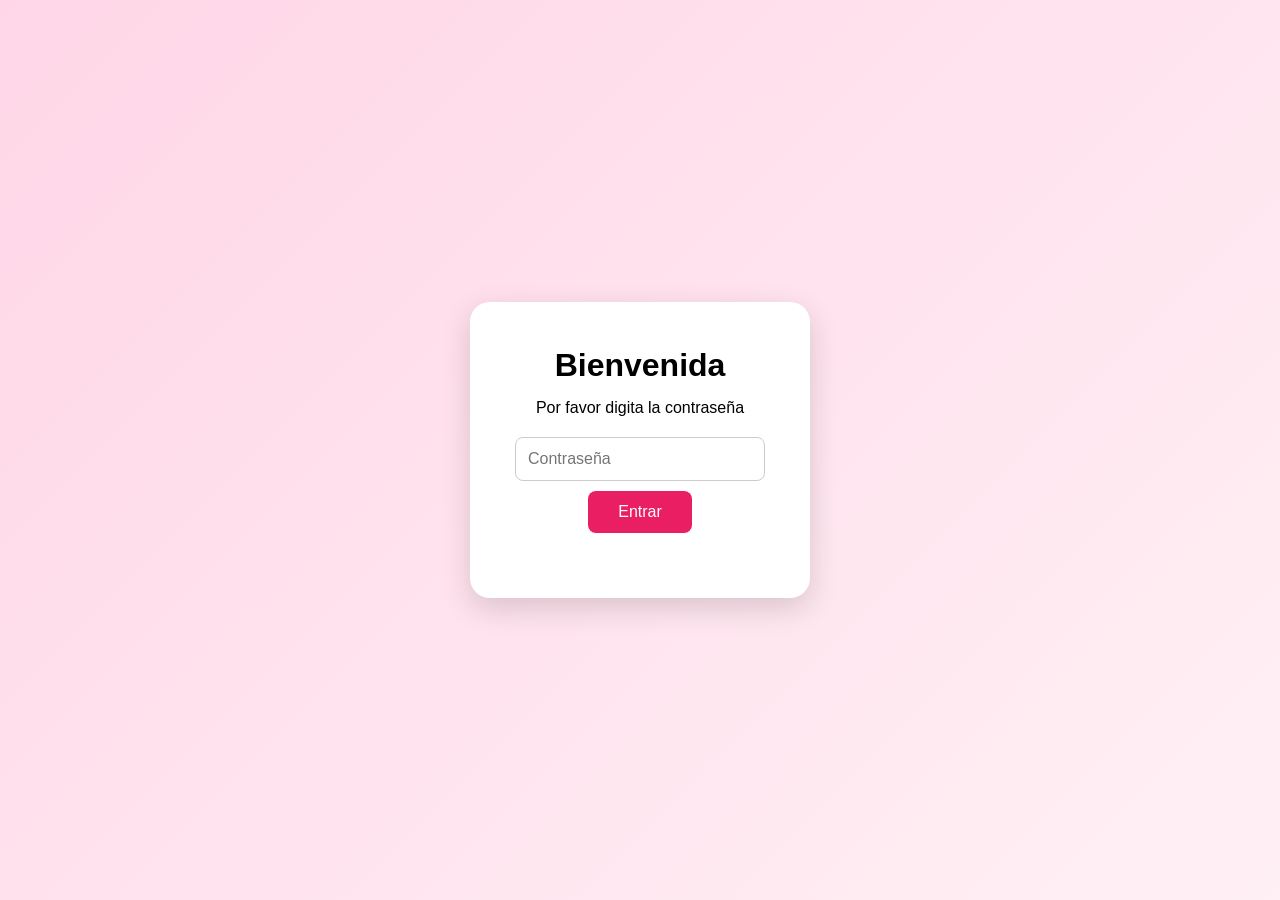
<file: index.html>
<!DOCTYPE html>
<html lang="es">

<head>
    <meta charset="UTF-8">
    <meta name="viewport" content="width=device-width, initial-scale=1.0">

    <title>Para Camila</title>

    <link rel="stylesheet" href="estilo.css">
</head>

<body>

    <div id="login" class="pantalla">

        <div class="cuadro">

            <h1>Bienvenida</h1>

            <p>Por favor digita la contraseña</p>

            <input
                type="password"
                id="password"
                placeholder="Contraseña"
            >

            <button onclick="entrar()">Entrar</button>

            <p id="error"></p>

        </div>

    </div>

    <script src="script.js"></script>

</body>

</html>
</file>
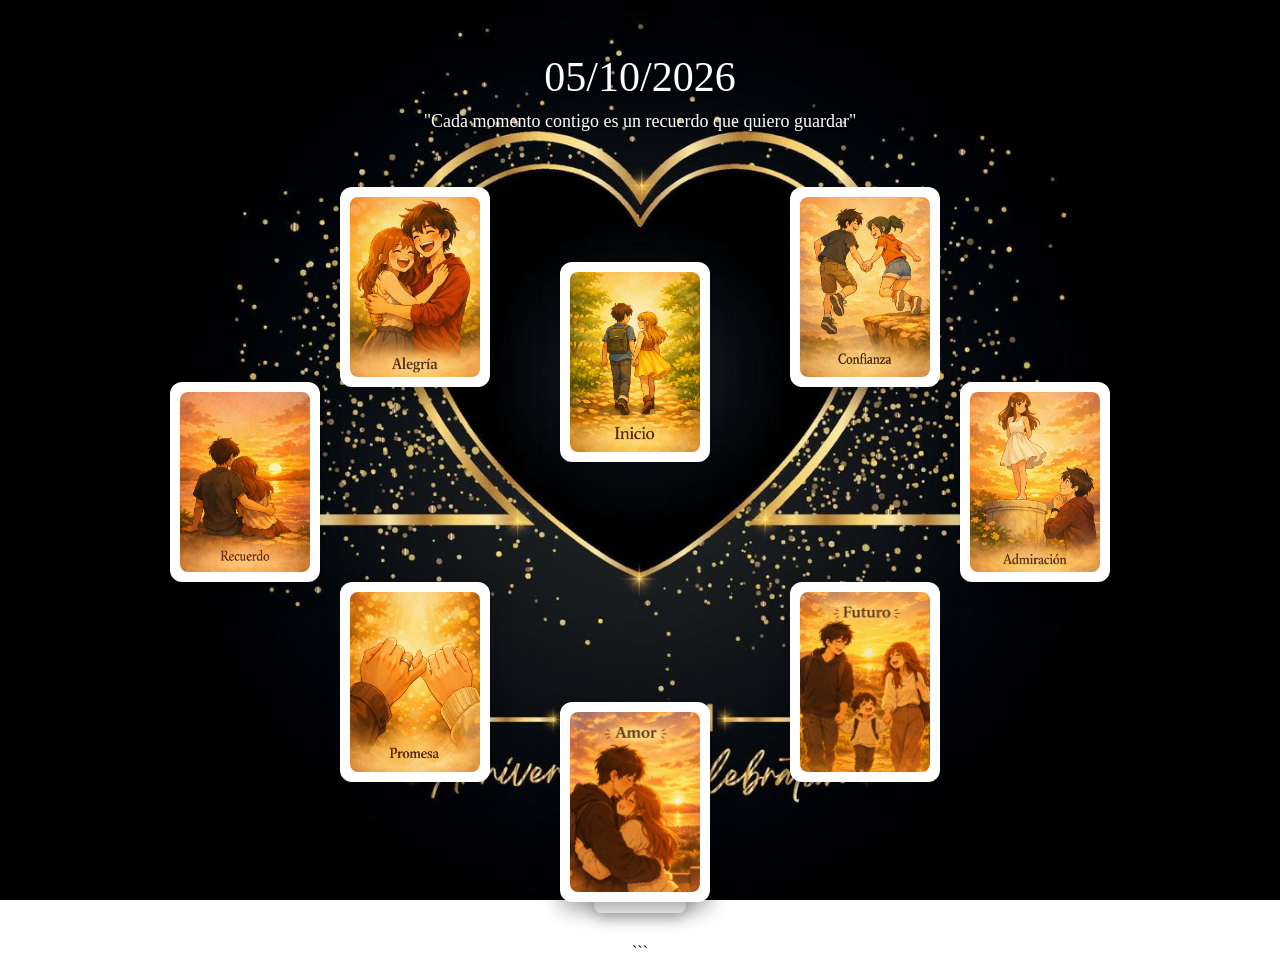
<file: recuerdo-0510.html>
```html
<!DOCTYPE html>
<html lang="es">

<head>

    <meta charset="UTF-8">

    <meta
        name="viewport"
        content="width=device-width, initial-scale=1.0"
    >

    <title>05/10/2026</title>


    <style>

        * {
            box-sizing: border-box;
        }


        body {

            margin: 0;

            min-height: 100vh;

            background-image: url("imagenes/fondo-0510.jpg");

            background-size: cover;

            background-position: center;

            background-repeat: no-repeat;

            background-attachment: fixed;

            font-family:
                Georgia,
                "Times New Roman",
                serif;

            display: flex;

            flex-direction: column;

            align-items: center;

            overflow-x: hidden;
        }


        h1 {

            margin-top: 35px;

            margin-bottom: 10px;

            color: white;

            font-size: 42px;

            font-weight: normal;

            text-align: center;

            text-shadow:
                0 2px 5px rgba(0, 0, 0, 0.6);
        }


        .subtitulo {

            color: white;

            font-size: 18px;

            text-align: center;

            margin-bottom: 20px;

            text-shadow:
                0 2px 4px rgba(0, 0, 0, 0.6);
        }


        .corazon {

            position: relative;

            width: 900px;

            height: 700px;

            margin-top: 10px;
        }


        .boton {

            position: absolute;

            width: 150px;

            height: 200px;

            background: white;

            border-radius: 12px;

            cursor: pointer;

            display: flex;

            align-items: center;

            justify-content: center;

            text-align: center;

            padding: 10px;

            box-shadow:
                0 8px 20px rgba(0, 0, 0, 0.35);

            transition:
                transform 0.35s ease,
                box-shadow 0.2s ease;

            transform-style: preserve-3d;

            overflow: hidden;

            user-select: none;
        }


        .boton:hover {

            box-shadow:
                0 12px 25px rgba(0, 0, 0, 0.45);
        }


        .contenido-boton {

            width: 100%;

            height: 100%;

            display: flex;

            align-items: center;

            justify-content: center;

            font-size: 22px;

            color: #222;

            line-height: 1.25;

            overflow: hidden;
        }


        .contenido-boton img {

            width: 100%;

            height: 100%;

            object-fit: cover;

            border-radius: 8px;

            display: block;
        }


        .texto-romantico {

            font-size: 17px;

            line-height: 1.35;

            text-align: center;

            padding: 8px;

            color: #222;
        }


        /* POSICIONES */

        .boton-1 {

            top: 100px;

            left: 370px;
        }


        .boton-2 {

            top: 25px;

            left: 150px;
        }


        .boton-3 {

            top: 25px;

            right: 150px;
        }


        .boton-4 {

            top: 220px;

            left: -20px;
        }


        .boton-5 {

            top: 220px;

            right: -20px;
        }


        .boton-6 {

            top: 420px;

            left: 150px;
        }


        .boton-7 {

            top: 420px;

            right: 150px;
        }


        .boton-8 {

            top: 540px;

            left: 370px;
        }


        /* BOTÓN VOLVER */

        .volver {

            margin-top: 10px;

            margin-bottom: 30px;

            padding: 12px 25px;

            background:
                rgba(255, 255, 255, 0.9);

            color: #222;

            text-decoration: none;

            border-radius: 8px;

            font-family: Arial, sans-serif;

            font-size: 15px;

            box-shadow:
                0 5px 15px rgba(0, 0, 0, 0.3);

            transition: 0.2s;
        }


        .volver:hover {

            background: white;

            transform: translateY(-2px);
        }


        /* CELULAR */

        @media (max-width: 700px) {

            body {

                background-attachment: scroll;
            }


            h1 {

                margin-top: 25px;

                font-size: 32px;
            }


            .subtitulo {

                font-size: 16px;

                margin-left: 20px;

                margin-right: 20px;
            }


            .corazon {

                width: 100%;

                height: auto;

                display: flex;

                flex-direction: column;

                align-items: center;

                gap: 20px;

                margin-top: 20px;

                padding-bottom: 20px;
            }


            .boton {

                position: relative;

                top: auto !important;

                left: auto !important;

                right: auto !important;

                width: 150px;

                height: 200px;

                flex-shrink: 0;
            }


            .contenido-boton {

                font-size: 21px;
            }


            .texto-romantico {

                font-size: 16px;

                line-height: 1.3;
            }


            .volver {

                margin-top: 10px;
            }

        }

    </style>

</head>


<body>


    <h1>
        05/10/2026
    </h1>


    <div class="subtitulo">

        "Cada momento contigo es un recuerdo que quiero guardar"

    </div>


    <div class="corazon">


        <!-- BOTÓN 1 -->

        <div
            class="boton boton-1"
            data-estado="0"
            data-giros="0"
            data-numero="1"
            onclick="cambiarEstado(this)"
        >

            <div class="contenido-boton">

                <img
                    src="imagenes/imagen1.jpg"
                    alt="Imagen 1"
                >

            </div>

        </div>


        <!-- BOTÓN 2 -->

        <div
            class="boton boton-2"
            data-estado="0"
            data-giros="0"
            data-numero="2"
            onclick="cambiarEstado(this)"
        >

            <div class="contenido-boton">

                <img
                    src="imagenes/imagen2.jpg"
                    alt="Imagen 2"
                >

            </div>

        </div>


        <!-- BOTÓN 3 -->

        <div
            class="boton boton-3"
            data-estado="0"
            data-giros="0"
            data-numero="3"
            onclick="cambiarEstado(this)"
        >

            <div class="contenido-boton">

                <img
                    src="imagenes/imagen3.jpg"
                    alt="Imagen 3"
                >

            </div>

        </div>


        <!-- BOTÓN 4 -->

        <div
            class="boton boton-4"
            data-estado="0"
            data-giros="0"
            data-numero="4"
            onclick="cambiarEstado(this)"
        >

            <div class="contenido-boton">

                <img
                    src="imagenes/imagen4.jpg"
                    alt="Imagen 4"
                >

            </div>

        </div>


        <!-- BOTÓN 5 -->

        <div
            class="boton boton-5"
            data-estado="0"
            data-giros="0"
            data-numero="5"
            onclick="cambiarEstado(this)"
        >

            <div class="contenido-boton">

                <img
                    src="imagenes/imagen5.jpg"
                    alt="Imagen 5"
                >

            </div>

        </div>


        <!-- BOTÓN 6 -->

        <div
            class="boton boton-6"
            data-estado="0"
            data-giros="0"
            data-numero="6"
            onclick="cambiarEstado(this)"
        >

            <div class="contenido-boton">

                <img
                    src="imagenes/imagen6.jpg"
                    alt="Imagen 6"
                >

            </div>

        </div>


        <!-- BOTÓN 7 -->

        <div
            class="boton boton-7"
            data-estado="0"
            data-giros="0"
            data-numero="7"
            onclick="cambiarEstado(this)"
        >

            <div class="contenido-boton">

                <img
                    src="imagenes/imagen7.jpg"
                    alt="Imagen 7"
                >

            </div>

        </div>


        <!-- BOTÓN 8 -->

        <div
            class="boton boton-8"
            data-estado="0"
            data-giros="0"
            data-numero="8"
            onclick="cambiarEstado(this)"
        >

            <div class="contenido-boton">

                <img
                    src="imagenes/imagen8.jpg"
                    alt="Imagen 8"
                >

            </div>

        </div>


    </div>


    <a
        href="inicio.html"
        class="volver"
    >
        Volver
    </a>


    <script>


        /*
         * TEXTOS DE CADA BOTÓN
         */

        const textos = [

            "Hace un mes comenzó nuestro camino juntos, y caminarlo contigo me llena de ilusion.",

            "Tu sonrisa es la mas hermosa del mundo, la unica que calma mi corazon .",

            "En tu ser encontre la unica persona que puede saber todo de mi.",

            "No existe un recuerdo favorito pues todos son los mejores si estoy a tu lado.",

            "Admiro tu forma de ver la vida, tu ternura y la fuerza que me inspiras.",

            "Prometo cuidar este amor, respetarlo y hacerlo crecer cada día.",

            "Nuestro futuro sera siempre brillante, pues siempre estaremos juntos.",

            "El amor que nos tenemos es el mejor porque se fortalece con cada momento compartido. "

        ];


        /*
         * CAMBIAR ESTADO DEL BOTÓN
         *
         * Estado 0:
         * Imagen local
         *
         * Estado 1:
         * Texto
         *
         * Estado 2:
         * Foto desde R2
         *
         * Después vuelve al Estado 0.
         */

        function cambiarEstado(boton) {


            /*
             * Evita varios clics durante el giro.
             */

            if (boton.dataset.animando === "true") {

                return;

            }


            boton.dataset.animando = "true";


            /*
             * Suma una vuelta completa
             * en cada clic.
             */

            let giros =
                Number(boton.dataset.giros);

            giros++;

            boton.dataset.giros =
                giros;


            boton.style.transform =
                `rotateY(${giros * 360}deg)`;


            /*
             * Cambiar al siguiente estado.
             */

            let estado =
                Number(boton.dataset.estado);

            estado++;


            if (estado > 2) {

                estado = 0;

            }


            boton.dataset.estado =
                estado;


            /*
             * Obtener el contenido
             * del botón.
             */

            const contenido =
                boton.querySelector(
                    ".contenido-boton"
                );


            /*
             * Saber qué número de botón
             * estamos utilizando.
             */

            const numero =
                Number(boton.dataset.numero);


            /*
             * =========================
             * ESTADO 0
             * IMAGEN LOCAL
             * =========================
             */

            if (estado === 0) {


                contenido.innerHTML = `

                    <img
                        src="imagenes/imagen${numero}.jpg"
                        alt="Imagen ${numero}"
                    >

                `;

            }


            /*
             * =========================
             * ESTADO 1
             * TEXTO
             * =========================
             */

            else if (estado === 1) {


                contenido.innerHTML = `

                    <div class="texto-romantico">

                        ${textos[numero - 1]}

                    </div>

                `;

            }


            /*
             * =========================
             * ESTADO 2
             * FOTO DESDE R2
             * =========================
             */

            else if (estado === 2) {


                contenido.innerHTML = `

                    <img
                        src="/fotos/05-10-2026/foto${numero}.jpg"
                        alt="Foto ${numero}"
                    >

                `;

            }


            /*
             * Permitir otro clic después
             * de terminar el giro.
             */

            setTimeout(() => {

                boton.dataset.animando =
                    "false";

            }, 350);

        }


    </script>


</body>

</html>
```
</file>
<file: estilo.css>
/* =========================================================
   ESTILO GENERAL
   ========================================================= */

* {
    margin: 0;
    padding: 0;
    box-sizing: border-box;
}

html {
    scroll-behavior: smooth;
}

body {
    font-family: Arial, sans-serif;
}


/* =========================================================
   PÁGINA DE INICIO
   ========================================================= */

.pantalla {
    width: 100%;
    min-height: 100vh;

    display: flex;
    justify-content: center;
    align-items: center;

    background: linear-gradient(
        135deg,
        #ffd6e7,
        #fff0f5
    );
}

.cuadro {
    text-align: center;

    background: white;

    padding: 45px;

    border-radius: 20px;

    box-shadow:
        0 10px 30px rgba(0, 0, 0, 0.15);
}

.cuadro h1 {
    margin-bottom: 15px;
}

.cuadro p {
    margin-bottom: 20px;
}

input {
    display: block;

    width: 250px;

    padding: 12px;

    margin: 10px auto;

    border: 1px solid #ccc;

    border-radius: 8px;

    font-size: 16px;
}

button {
    padding: 12px 30px;

    border: none;

    border-radius: 8px;

    background: #e91e63;

    color: white;

    font-size: 16px;

    cursor: pointer;
}

button:hover {
    background-color: #c2185b;
}

#error {
    color: red;

    margin-top: 15px;
}


/* =========================================================
   INICIO.HTML
   ========================================================= */

.pagina-botones {
    min-height: 100vh;

    width: 100%;

    display: flex;
    flex-direction: column;
    align-items: center;

    gap: 18px;

    padding: 35px 20px;

    background: linear-gradient(
        135deg,
        #ffd6e7,
        #fff0f5
    );
}

.boton-recuerdo {
    width: 250px;
    height: 50px;

    border: none;

    border-radius: 8px;

    background: #e91e63;

    color: black;

    font-size: 16px;

    cursor: pointer;

    box-shadow:
        0 6px 15px rgba(0, 0, 0, 0.15);

    transition:
        transform 0.2s,
        box-shadow 0.2s;
}

.boton-recuerdo:hover {
    transform: scale(1.02);

    box-shadow:
        0 10px 20px rgba(0, 0, 0, 0.2);
}

.boton-0509 {
    background-image:
        url("imagenes/b1.png");

    background-size: cover;
    background-position: center;

    color: black;
}

.boton-2109 {
    background-image:
        url("imagenes/b2.png");

    background-size: cover;
    background-position: center;

    color: black;
}


/* =========================================================
   CERRAR SESIÓN
   ========================================================= */

.boton-cerrar {
    position: fixed;

    top: 20px;
    right: 20px;

    width: 150px;
    height: 50px;

    padding: 0;

    border: none;
    border-radius: 8px;

    background: #e91e63;

    color: black;

    font-size: 16px;

    cursor: pointer;

    box-shadow:
        0 6px 15px rgba(0, 0, 0, 0.15);
}

.boton-cerrar:hover {
    background-color: #c2185b;
}


/* =========================================================
   RECUERDO 21/09
   ========================================================= */

.pagina-2109 {
    min-height: 100vh;

    position: relative;

    overflow-x: hidden;

    background:
        linear-gradient(
            rgba(255, 248, 210, 0.92),
            rgba(255, 239, 170, 0.92)
        );

    color: #4a3512;
}


/* =========================================================
   FLORES LATERALES
   ========================================================= */

.pagina-2109::before {

    content: "";

    position: absolute;

    top: 0;
    left: 0;

    width: 100%;
    height: 100%;

    background-image:
        url("imagenes/flores-laterales.png");

    background-repeat: no-repeat;

    background-position:
        center bottom;

    background-size:
        100% 100%;

    pointer-events: none;

    z-index: 1;
}


/* =========================================================
   CONTENIDO SOBRE LAS FLORES
   ========================================================= */

.encabezado-2109,
.contenido-2109,
.video-seccion-2109,
.volver-2109 {

    position: relative;

    z-index: 5;
}


/* =========================================================
   TÍTULO
   ========================================================= */

.encabezado-2109 {

    text-align: center;

    padding:
        60px 20px 35px;
}

.encabezado-2109 h1 {

    font-family:
        "Great Vibes",
        cursive;

    font-size: 58px;

    font-weight: 400;

    color: #8a6410;

    line-height: 1.2;

    text-shadow:
        1px 2px 3px rgba(0, 0, 0, 0.15);

    margin-bottom: 20px;
}

.decoracion-flores {

    font-size: 30px;

    letter-spacing: 8px;
}


/* =========================================================
   POEMA
   ========================================================= */

.contenido-2109 {

    width: 100%;

    max-width: 1050px;

    margin: 0 auto;

    padding:
        20px 30px 70px;

    display: flex;

    justify-content: center;
}


.poema-2109 {

    width: 820px;

    max-width: 100%;

    background:
        rgba(255, 255, 255, 0.78);

    padding:
        38px 45px;

    border-radius: 25px;

    box-shadow:
        0 10px 30px
        rgba(100, 70, 10, 0.15);

    border:
        1px solid
        rgba(180, 140, 40, 0.25);

    font-family:
        "Cormorant Garamond",
        serif;

    font-size: 23px;

    line-height: 1.55;

    text-align: center;
}


.poema-2109 p {

    margin-bottom: 30px;
}


.poema-2109 p:last-child {

    margin-bottom: 0;
}


.final-2109 {

    font-weight: 600;

    font-size: 25px;

    color: #76520b;
}


/* =========================================================
   SECCIÓN VIDEO
   ========================================================= */

.video-seccion-2109 {

    text-align: center;

    padding:
        10px 30px 70px;
}


.video-seccion-2109 h2 {

    font-family:
        "Great Vibes",
        cursive;

    font-size: 42px;

    font-weight: 400;

    color: #8a6410;

    margin-bottom: 35px;
}


/* =========================================================
   VIDEO + FOTOS
   ========================================================= */

.video-con-fotos {

    display: flex;

    justify-content: center;

    align-items: center;

    gap: 35px;

    width: 100%;

    max-width: 1150px;

    margin: 0 auto;
}


/* =========================================================
   FOTOS
   ========================================================= */

.espacio-foto {

    width: 250px;

    height: 320px;

    flex-shrink: 0;

    border:
        3px dashed
        rgba(138, 100, 16, 0.45);

    border-radius: 18px;

    display: flex;

    justify-content: center;

    align-items: center;

    text-align: center;

    font-family:
        "Cormorant Garamond",
        serif;

    font-size: 22px;

    color:
        rgba(74, 53, 18, 0.55);

    background:
        rgba(255, 255, 255, 0.30);

    overflow: hidden;
}


/* =========================================================
   IMÁGENES PERSONALES
   ========================================================= */

.espacio-foto img {

    width: 100%;

    height: 100%;

    object-fit: cover;

    border-radius: 15px;

    display: block;
}


/* =========================================================
   VIDEO
   ========================================================= */

.video-2109 {

    display: block;

    width: 500px;

    max-width: 100%;

    height: auto;

    flex-shrink: 1;

    margin: 0;

    border-radius: 20px;

    box-shadow:
        0 10px 30px
        rgba(100, 70, 10, 0.20);
}


/* =========================================================
   TEXTO DEL VIDEO
   ========================================================= */

.texto-video-2109 {

    font-family:
        "Great Vibes",
        cursive;

    font-size: 38px;

    color: #8a6410;

    margin-top: 25px;
}


/* =========================================================
   BOTÓN VOLVER
   ========================================================= */

.volver-2109 {

    text-align: center;

    padding-bottom: 50px;
}


.volver-2109 button {

    width: 150px;

    height: 50px;

    padding: 0;

    background-color: #e91e63;

    color: black;

    border: none;

    border-radius: 8px;

    font-size: 16px;

    cursor: pointer;

    box-shadow:
        0 6px 15px
        rgba(0, 0, 0, 0.15);

    transition:
        transform 0.2s,
        box-shadow 0.2s;
}


.volver-2109 button:hover {

    background-color: #c2185b;

    transform: translateY(-2px);

    box-shadow:
        0 8px 18px
        rgba(0, 0, 0, 0.2);
}


/* =========================================================
   TABLET
   ========================================================= */

@media (max-width: 1050px) {

    .video-con-fotos {

        gap: 20px;
    }

    .espacio-foto {

        width: 180px;

        height: 250px;
    }

    .video-2109 {

        width: 430px;
    }

}


/* =========================================================
   CELULAR
   ========================================================= */

@media (max-width: 700px) {

    .encabezado-2109 {

        padding:
            45px 15px 25px;
    }


    .encabezado-2109 h1 {

        font-size: 42px;
    }


    .decoracion-flores {

        font-size: 24px;

        letter-spacing: 4px;
    }


    /* POEMA */

    .contenido-2109 {

        padding:
            20px 15px 50px;
    }


    .poema-2109 {

        width: 100%;

        padding:
            30px 20px;

        font-size: 20px;

        line-height: 1.5;

        border-radius: 18px;
    }


    .poema-2109 p {

        margin-bottom: 25px;
    }


    .final-2109 {

        font-size: 22px;
    }


    /* VIDEO + FOTOS */

    .video-seccion-2109 {

        padding:
            10px 15px 50px;
    }


    .video-seccion-2109 h2 {

        font-size: 34px;
    }


    .video-con-fotos {

        flex-direction: column;

        gap: 20px;
    }


    .espacio-foto {

        width: 190px;

        height: 230px;
    }


    .video-2109 {

        width: 100%;

        max-width: 400px;

        border-radius: 15px;

        order: 2;
    }


    .foto-izquierda {

        order: 1;
    }


    .foto-derecha {

        order: 3;
    }


    .texto-video-2109 {

        font-size: 32px;
    }


    /* FLORES */

    .pagina-2109::before {

        background-size:
            100% 100%;

        background-position:
            center bottom;
    }

}
</file>
